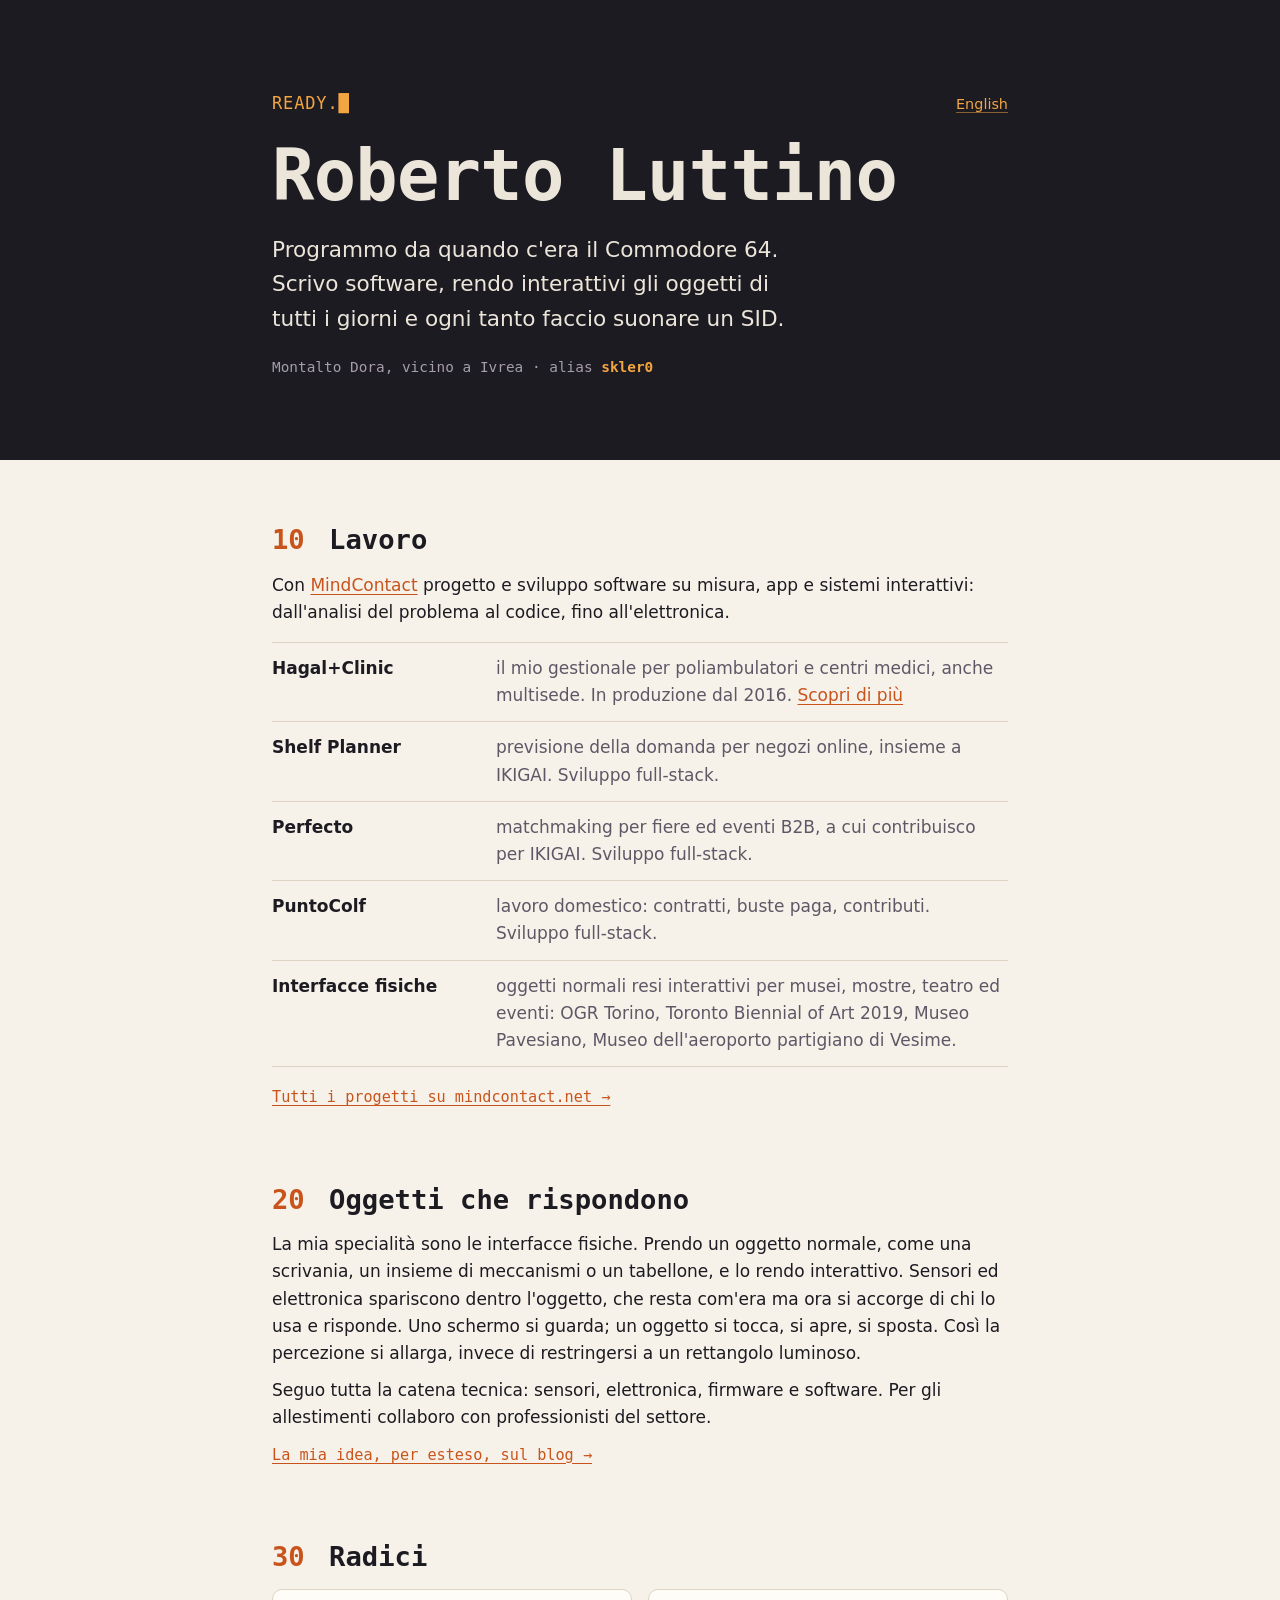
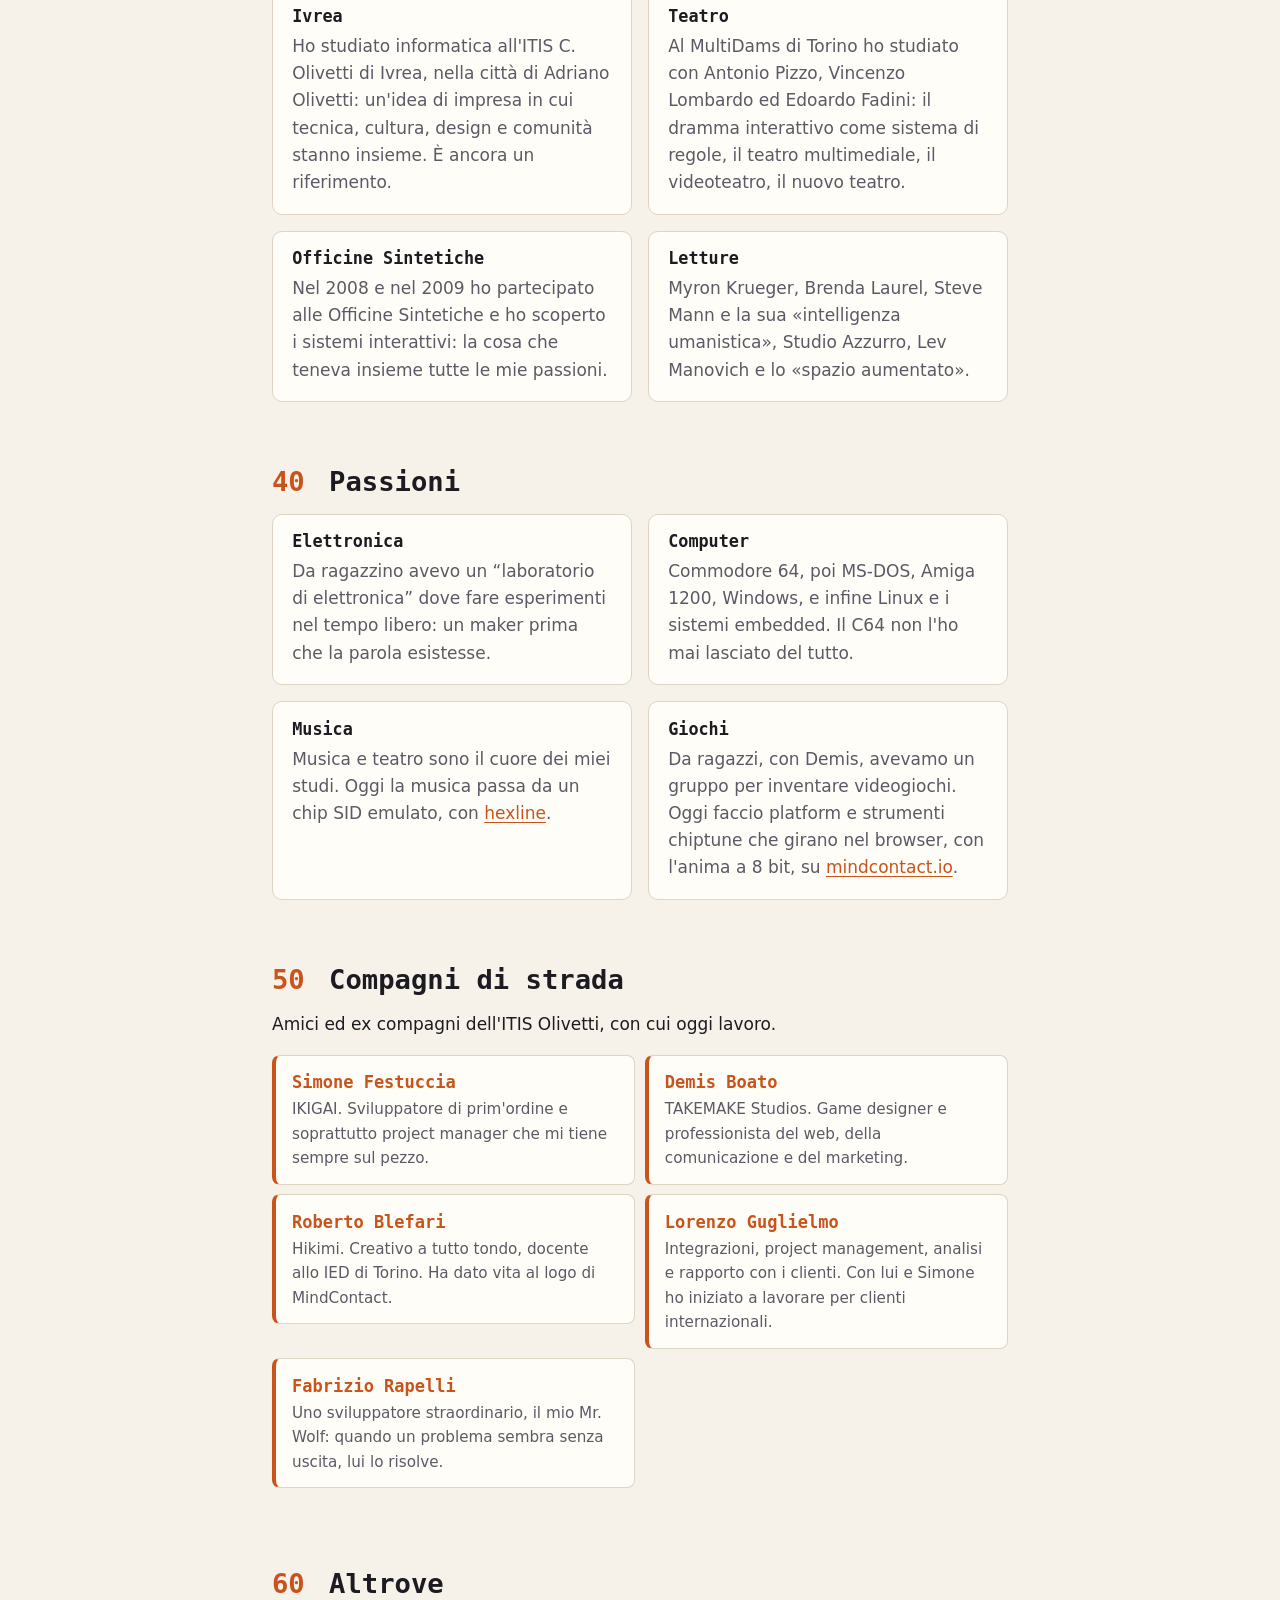
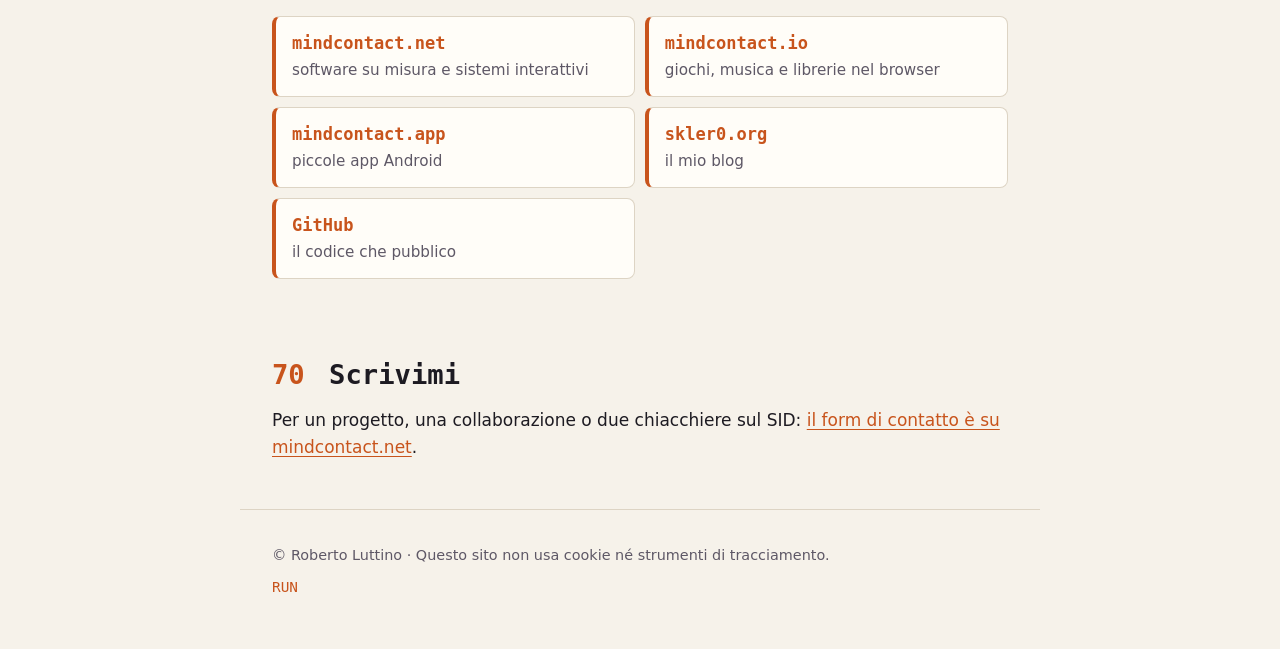
<file: docs/index.html>
<!doctype html>
<html lang="it">
<head>
<meta charset="utf-8">
<meta name="viewport" content="width=device-width, initial-scale=1">
<title>Roberto Luttino</title>
<meta name="description" content="Roberto Luttino: sviluppatore, maker di interfacce fisiche, appassionato di elettronica, musica e computer a 8 bit. Montalto Dora, vicino a Ivrea.">
<meta name="theme-color" content="#1d1b22">
<link rel="canonical" href="https://robertoluttino.it/">
<link rel="alternate" hreflang="it" href="https://robertoluttino.it/">
<link rel="alternate" hreflang="en" href="https://robertoluttino.it/en/">
<link rel="alternate" hreflang="x-default" href="https://robertoluttino.it/">
<meta property="og:title" content="Roberto Luttino">
<meta property="og:description" content="Sviluppatore, maker di interfacce fisiche, appassionato di elettronica, musica e computer a 8 bit.">
<meta property="og:url" content="https://robertoluttino.it/">
<link rel="icon" href="assets/favicon.svg" type="image/svg+xml">
<link rel="stylesheet" href="assets/site.css">
</head>
<body>
<header class="hero">
  <div class="hero-inner">
  <p class="prompt"><span aria-hidden="true">READY.<span class="cursor">█</span></span><a class="lang" href="en/" hreflang="en" lang="en">English</a></p>
  <h1>Roberto Luttino</h1>
  <p class="lede">Programmo da quando c'era il Commodore 64. Scrivo software, rendo interattivi gli oggetti di tutti i giorni e ogni tanto faccio suonare un SID.</p>
  <p class="where">Montalto Dora, vicino a Ivrea · alias <strong>skler0</strong></p>
  </div>
</header>

<main>
  <section id="lavoro">
    <h2><span aria-hidden="true">10</span> Lavoro</h2>
    <p>Con <a href="https://www.mindcontact.net/" target="_blank" rel="noopener">MindContact</a> progetto e sviluppo software su misura, app e sistemi interattivi: dall'analisi del problema al codice, fino all'elettronica.</p>
    <ul class="list">
      <li><strong>Hagal+Clinic</strong> <span>il mio gestionale per poliambulatori e centri medici, anche multisede. In produzione dal 2016. <a href="https://www.mindcontact.net/hagalclinic/" target="_blank" rel="noopener">Scopri di più</a></span></li>
      <li><strong>Shelf Planner</strong> <span>previsione della domanda per negozi online, insieme a IKIGAI. Sviluppo full-stack.</span></li>
      <li><strong>Perfecto</strong> <span>matchmaking per fiere ed eventi B2B, a cui contribuisco per IKIGAI. Sviluppo full-stack.</span></li>
      <li><strong>PuntoColf</strong> <span>lavoro domestico: contratti, buste paga, contributi. Sviluppo full-stack.</span></li>
      <li><strong>Interfacce fisiche</strong> <span>oggetti normali resi interattivi per musei, mostre, teatro ed eventi: OGR Torino, Toronto Biennial of Art 2019, Museo Pavesiano, Museo dell'aeroporto partigiano di Vesime.</span></li>
    </ul>
    <p><a class="more" href="https://www.mindcontact.net/#progetti" target="_blank" rel="noopener">Tutti i progetti su mindcontact.net →</a></p>
  </section>

  <section id="oggetti">
    <h2><span aria-hidden="true">20</span> Oggetti che rispondono</h2>
    <p>La mia specialità sono le interfacce fisiche. Prendo un oggetto normale, come una scrivania, un insieme di meccanismi o un tabellone, e lo rendo interattivo. Sensori ed elettronica spariscono dentro l'oggetto, che resta com'era ma ora si accorge di chi lo usa e risponde. Uno schermo si guarda; un oggetto si tocca, si apre, si sposta. Così la percezione si allarga, invece di restringersi a un rettangolo luminoso.</p>
    <p>Seguo tutta la catena tecnica: sensori, elettronica, firmware e software. Per gli allestimenti collaboro con professionisti del settore.</p>
    <p><a class="more" href="https://skler0.org/posts/interfacce-fisiche/" target="_blank" rel="noopener">La mia idea, per esteso, sul blog →</a></p>
  </section>

  <section id="radici">
    <h2><span aria-hidden="true">30</span> Radici</h2>
    <div class="grid">
      <article>
        <h3>Ivrea</h3>
        <p>Ho studiato informatica all'ITIS C. Olivetti di Ivrea, nella città di Adriano Olivetti: un'idea di impresa in cui tecnica, cultura, design e comunità stanno insieme. È ancora un riferimento.</p>
      </article>
      <article>
        <h3>Teatro</h3>
        <p>Al MultiDams di Torino ho studiato con Antonio Pizzo, Vincenzo Lombardo ed Edoardo Fadini: il dramma interattivo come sistema di regole, il teatro multimediale, il videoteatro, il nuovo teatro.</p>
      </article>
      <article>
        <h3>Officine Sintetiche</h3>
        <p>Nel 2008 e nel 2009 ho partecipato alle Officine Sintetiche e ho scoperto i sistemi interattivi: la cosa che teneva insieme tutte le mie passioni.</p>
      </article>
      <article>
        <h3>Letture</h3>
        <p>Myron Krueger, Brenda Laurel, Steve Mann e la sua «intelligenza umanistica», Studio Azzurro, Lev Manovich e lo «spazio aumentato».</p>
      </article>
    </div>
  </section>

  <section id="passioni">
    <h2><span aria-hidden="true">40</span> Passioni</h2>
    <div class="grid">
      <article>
        <h3>Elettronica</h3>
        <p>Da ragazzino avevo un “laboratorio di elettronica” dove fare esperimenti nel tempo libero: un maker prima che la parola esistesse.</p>
      </article>
      <article>
        <h3>Computer</h3>
        <p>Commodore 64, poi MS-DOS, Amiga 1200, Windows, e infine Linux e i sistemi embedded. Il C64 non l'ho mai lasciato del tutto.</p>
      </article>
      <article>
        <h3>Musica</h3>
        <p>Musica e teatro sono il cuore dei miei studi. Oggi la musica passa da un chip SID emulato, con <a href="https://mindcontact.io/" target="_blank" rel="noopener">hexline</a>.</p>
      </article>
      <article>
        <h3>Giochi</h3>
        <p>Da ragazzi, con Demis, avevamo un gruppo per inventare videogiochi. Oggi faccio platform e strumenti chiptune che girano nel browser, con l'anima a 8 bit, su <a href="https://mindcontact.io/" target="_blank" rel="noopener">mindcontact.io</a>.</p>
      </article>
    </div>
  </section>

  <section id="amici">
    <h2><span aria-hidden="true">50</span> Compagni di strada</h2>
    <p>Amici ed ex compagni dell'ITIS Olivetti, con cui oggi lavoro.</p>
    <ul class="links">
      <li><a href="https://www.ikigai-soluzioni.it/" target="_blank" rel="noopener"><strong>Simone Festuccia</strong><span>IKIGAI. Sviluppatore di prim'ordine e soprattutto project manager che mi tiene sempre sul pezzo.</span></a></li>
      <li><a href="https://takemakestudios.com/" target="_blank" rel="noopener"><strong>Demis Boato</strong><span>TAKEMAKE Studios. Game designer e professionista del web, della comunicazione e del marketing.</span></a></li>
      <li><a href="https://hikimi.it/" target="_blank" rel="noopener"><strong>Roberto Blefari</strong><span>Hikimi. Creativo a tutto tondo, docente allo IED di Torino. Ha dato vita al logo di MindContact.</span></a></li>
      <li><a href="https://www.linkedin.com/in/lorenzoguglielmo/" target="_blank" rel="noopener"><strong>Lorenzo Guglielmo</strong><span>Integrazioni, project management, analisi e rapporto con i clienti. Con lui e Simone ho iniziato a lavorare per clienti internazionali.</span></a></li>
      <li><a href="https://www.rapelli.net/" target="_blank" rel="noopener"><strong>Fabrizio Rapelli</strong><span>Uno sviluppatore straordinario, il mio Mr. Wolf: quando un problema sembra senza uscita, lui lo risolve.</span></a></li>
    </ul>
  </section>

  <section id="altrove">
    <h2><span aria-hidden="true">60</span> Altrove</h2>
    <ul class="links">
      <li><a href="https://www.mindcontact.net/" target="_blank" rel="noopener"><strong>mindcontact.net</strong><span>software su misura e sistemi interattivi</span></a></li>
      <li><a href="https://mindcontact.io/" target="_blank" rel="noopener"><strong>mindcontact.io</strong><span>giochi, musica e librerie nel browser</span></a></li>
      <li><a href="https://mindcontact.app/" target="_blank" rel="noopener"><strong>mindcontact.app</strong><span>piccole app Android</span></a></li>
      <li><a href="https://skler0.org/" target="_blank" rel="noopener"><strong>skler0.org</strong><span>il mio blog</span></a></li>
      <li><a href="https://github.com/MindContact" target="_blank" rel="noopener"><strong>GitHub</strong><span>il codice che pubblico</span></a></li>
    </ul>
  </section>

  <section id="scrivimi">
    <h2><span aria-hidden="true">70</span> Scrivimi</h2>
    <p>Per un progetto, una collaborazione o due chiacchiere sul SID: <a href="https://www.mindcontact.net/#contatti" target="_blank" rel="noopener">il form di contatto è su mindcontact.net</a>.</p>
  </section>
</main>

<footer>
  <p>© Roberto Luttino · Questo sito non usa cookie né strumenti di tracciamento.</p>
  <p aria-hidden="true">RUN</p>
</footer>
</body>
</html>
</file>
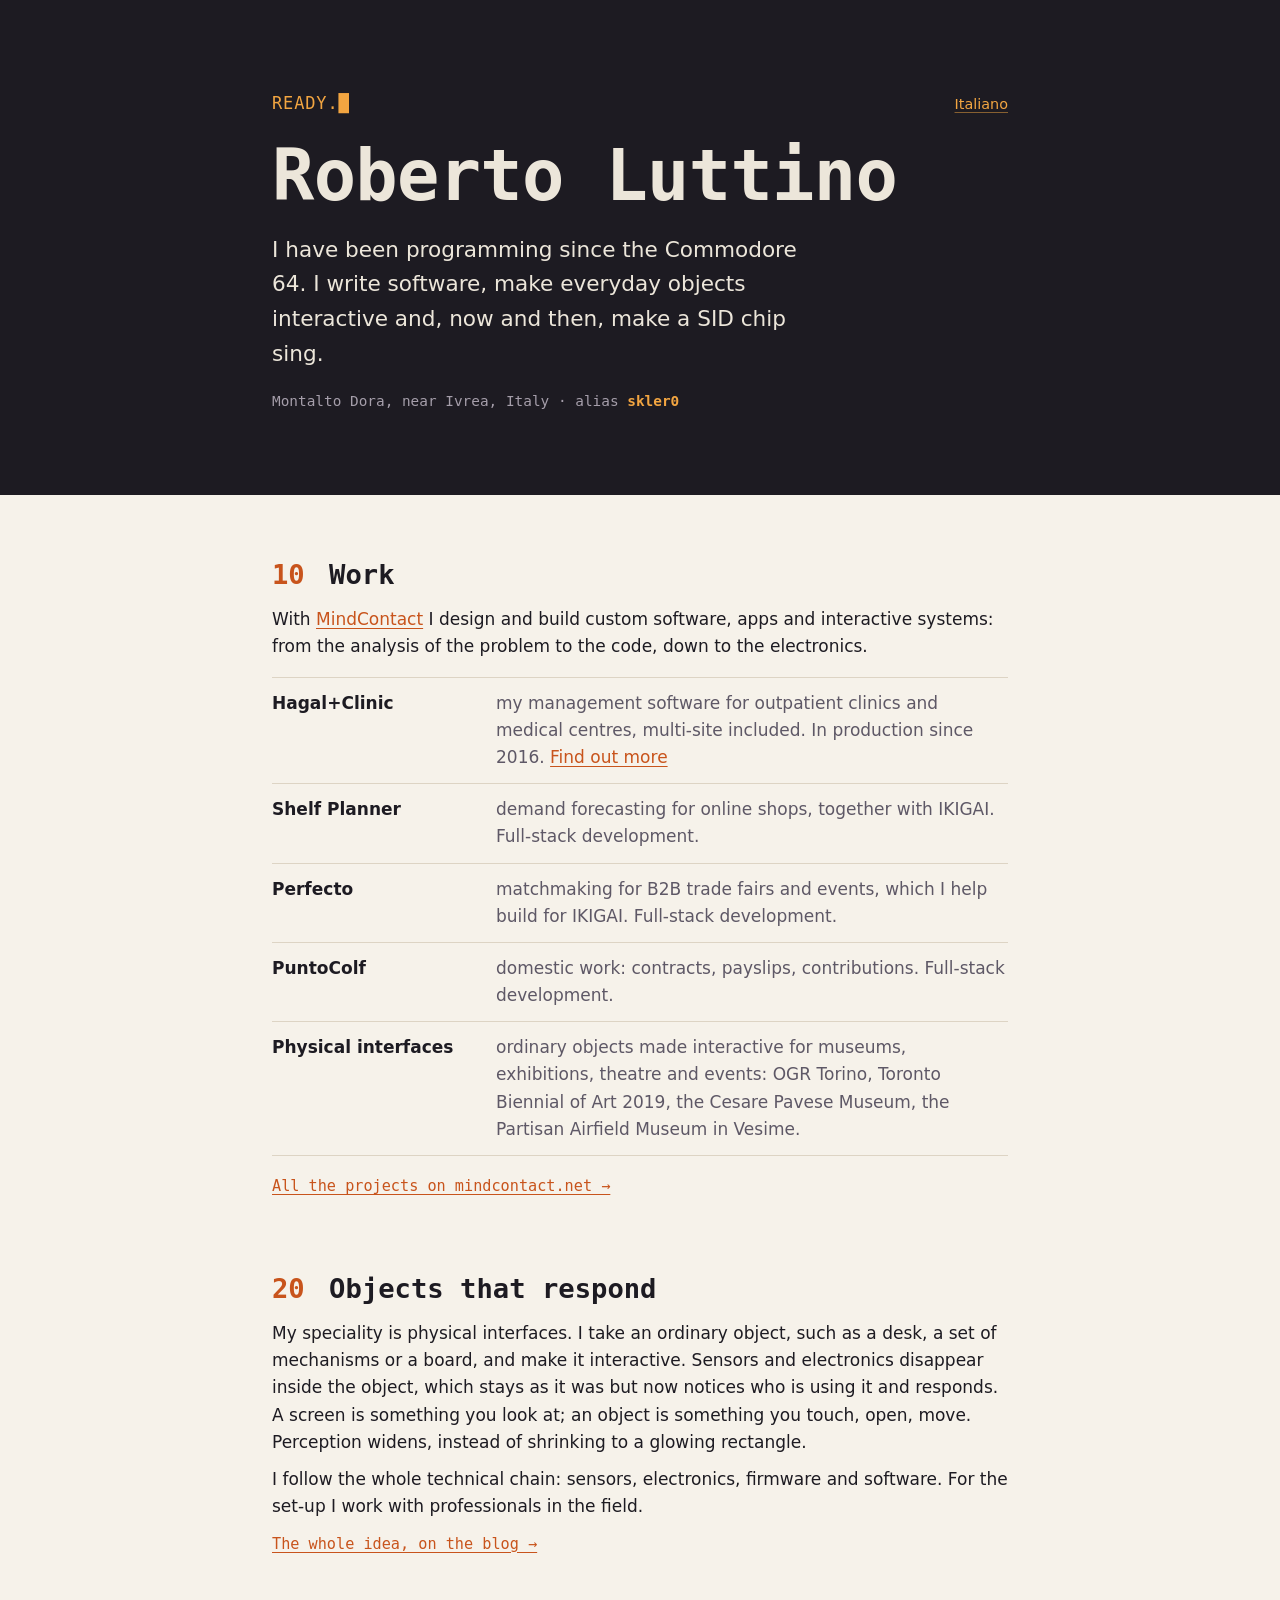
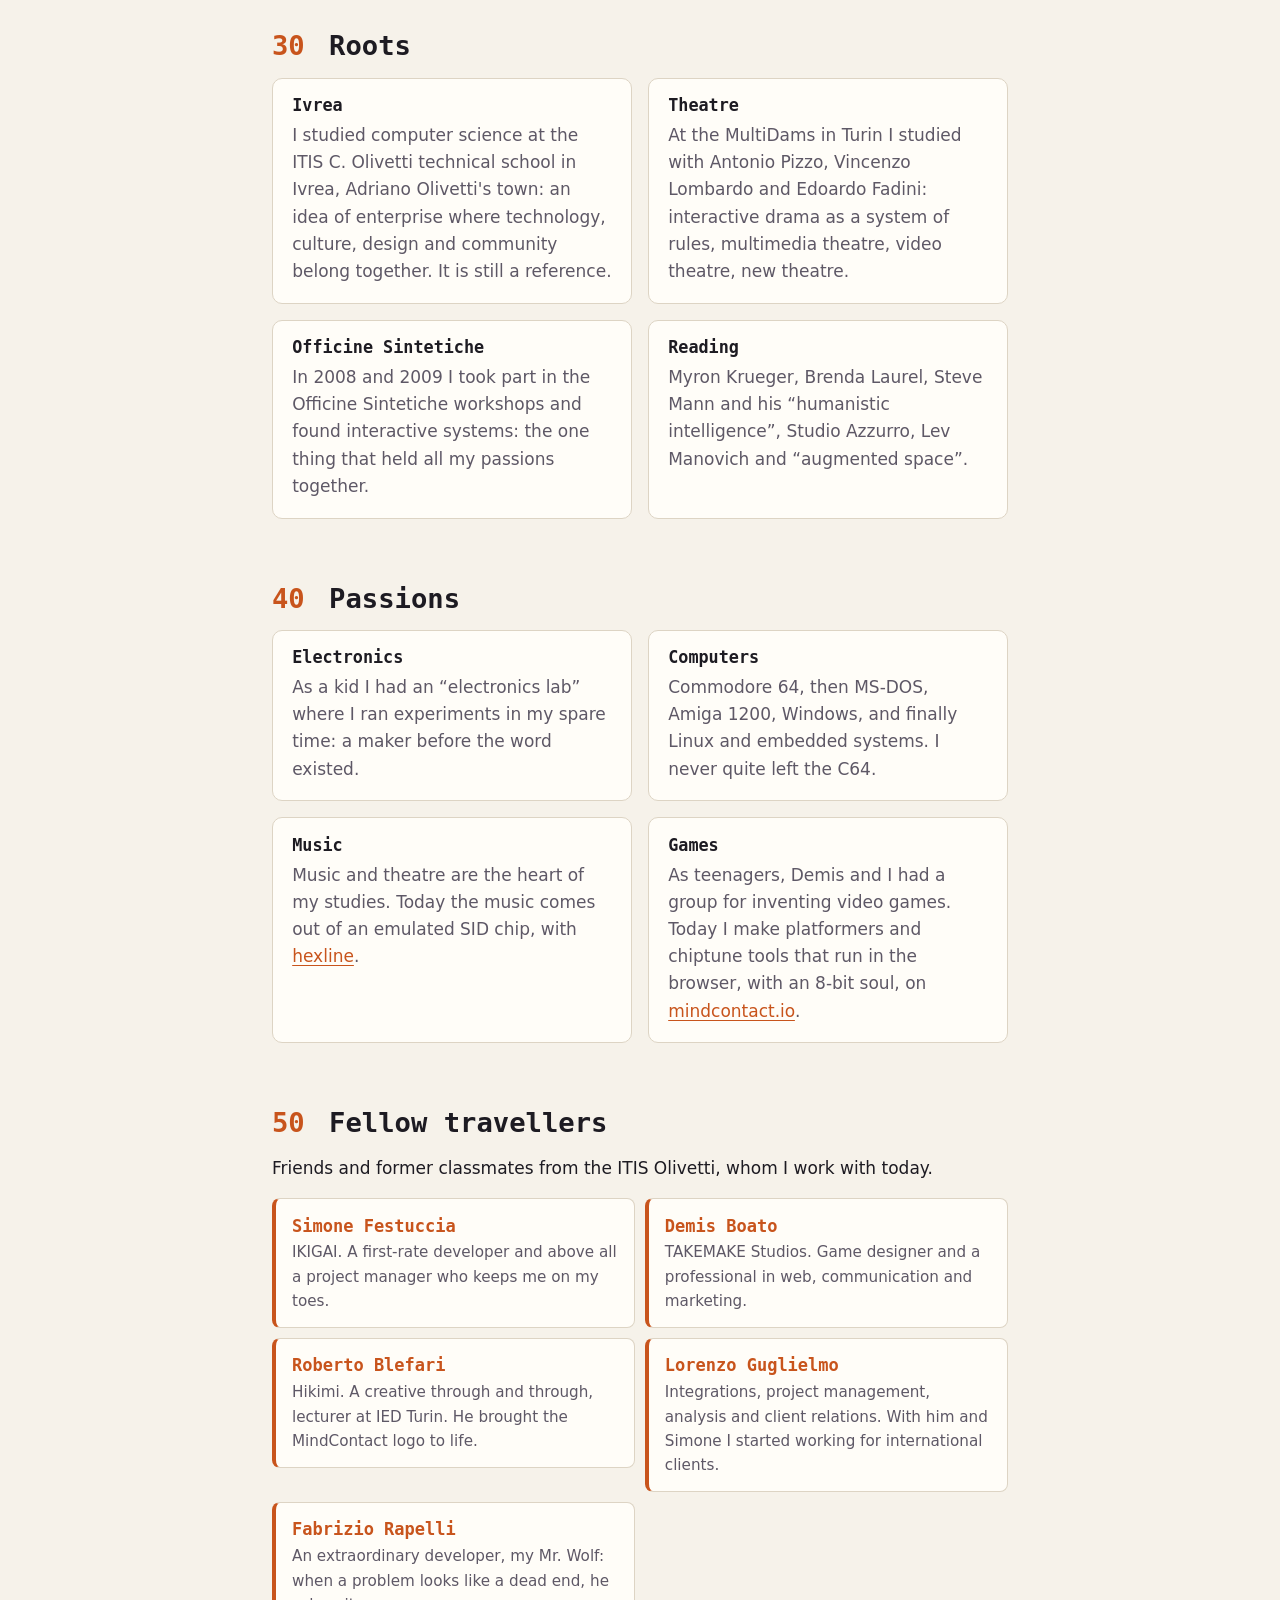
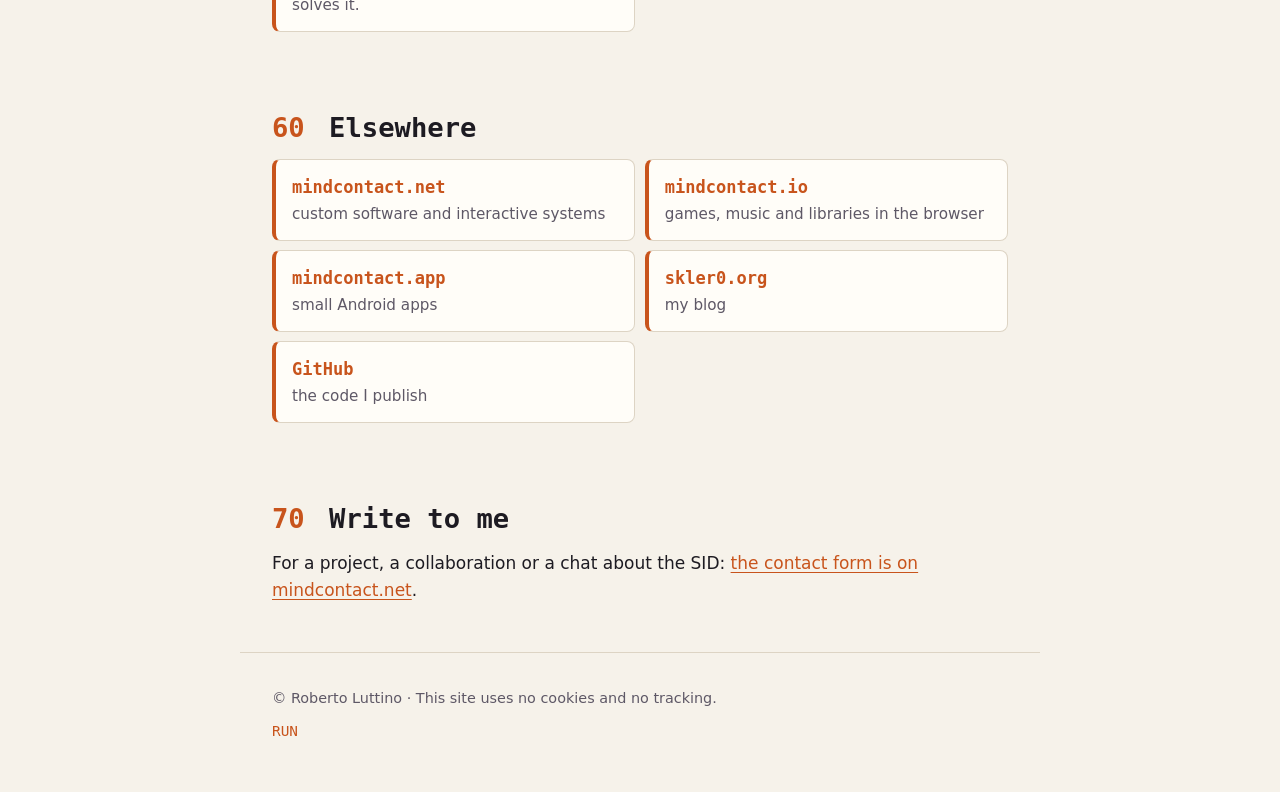
<file: docs/en/index.html>
<!doctype html>
<html lang="en">
<head>
<meta charset="utf-8">
<meta name="viewport" content="width=device-width, initial-scale=1">
<title>Roberto Luttino</title>
<meta name="description" content="Roberto Luttino: software developer, maker of physical interfaces, into electronics, music and 8-bit computers. Montalto Dora, near Ivrea, Italy.">
<meta name="theme-color" content="#1d1b22">
<link rel="canonical" href="https://robertoluttino.it/en/">
<link rel="alternate" hreflang="it" href="https://robertoluttino.it/">
<link rel="alternate" hreflang="en" href="https://robertoluttino.it/en/">
<link rel="alternate" hreflang="x-default" href="https://robertoluttino.it/">
<meta property="og:title" content="Roberto Luttino">
<meta property="og:description" content="Software developer, maker of physical interfaces, into electronics, music and 8-bit computers.">
<meta property="og:url" content="https://robertoluttino.it/en/">
<link rel="icon" href="../assets/favicon.svg" type="image/svg+xml">
<link rel="stylesheet" href="../assets/site.css">
</head>
<body>
<header class="hero">
  <div class="hero-inner">
  <p class="prompt"><span aria-hidden="true">READY.<span class="cursor">█</span></span><a class="lang" href="../" hreflang="it" lang="it">Italiano</a></p>
  <h1>Roberto Luttino</h1>
  <p class="lede">I have been programming since the Commodore 64. I write software, make everyday objects interactive and, now and then, make a SID chip sing.</p>
  <p class="where">Montalto Dora, near Ivrea, Italy · alias <strong>skler0</strong></p>
  </div>
</header>

<main>
  <section id="lavoro">
    <h2><span aria-hidden="true">10</span> Work</h2>
    <p>With <a href="https://www.mindcontact.net/en/" target="_blank" rel="noopener">MindContact</a> I design and build custom software, apps and interactive systems: from the analysis of the problem to the code, down to the electronics.</p>
    <ul class="list">
      <li><strong>Hagal+Clinic</strong> <span>my management software for outpatient clinics and medical centres, multi-site included. In production since 2016. <a href="https://www.mindcontact.net/en/hagalclinic/" target="_blank" rel="noopener">Find out more</a></span></li>
      <li><strong>Shelf Planner</strong> <span>demand forecasting for online shops, together with IKIGAI. Full-stack development.</span></li>
      <li><strong>Perfecto</strong> <span>matchmaking for B2B trade fairs and events, which I help build for IKIGAI. Full-stack development.</span></li>
      <li><strong>PuntoColf</strong> <span>domestic work: contracts, payslips, contributions. Full-stack development.</span></li>
      <li><strong>Physical interfaces</strong> <span>ordinary objects made interactive for museums, exhibitions, theatre and events: OGR Torino, Toronto Biennial of Art 2019, the Cesare Pavese Museum, the Partisan Airfield Museum in Vesime.</span></li>
    </ul>
    <p><a class="more" href="https://www.mindcontact.net/en/#progetti" target="_blank" rel="noopener">All the projects on mindcontact.net →</a></p>
  </section>

  <section id="oggetti">
    <h2><span aria-hidden="true">20</span> Objects that respond</h2>
    <p>My speciality is physical interfaces. I take an ordinary object, such as a desk, a set of mechanisms or a board, and make it interactive. Sensors and electronics disappear inside the object, which stays as it was but now notices who is using it and responds. A screen is something you look at; an object is something you touch, open, move. Perception widens, instead of shrinking to a glowing rectangle.</p>
    <p>I follow the whole technical chain: sensors, electronics, firmware and software. For the set-up I work with professionals in the field.</p>
    <p><a class="more" href="https://skler0.org/en/posts/interfacce-fisiche/" target="_blank" rel="noopener">The whole idea, on the blog →</a></p>
  </section>

  <section id="radici">
    <h2><span aria-hidden="true">30</span> Roots</h2>
    <div class="grid">
      <article>
        <h3>Ivrea</h3>
        <p>I studied computer science at the ITIS C. Olivetti technical school in Ivrea, Adriano Olivetti's town: an idea of enterprise where technology, culture, design and community belong together. It is still a reference.</p>
      </article>
      <article>
        <h3>Theatre</h3>
        <p>At the MultiDams in Turin I studied with Antonio Pizzo, Vincenzo Lombardo and Edoardo Fadini: interactive drama as a system of rules, multimedia theatre, video theatre, new theatre.</p>
      </article>
      <article>
        <h3>Officine Sintetiche</h3>
        <p>In 2008 and 2009 I took part in the Officine Sintetiche workshops and found interactive systems: the one thing that held all my passions together.</p>
      </article>
      <article>
        <h3>Reading</h3>
        <p>Myron Krueger, Brenda Laurel, Steve Mann and his “humanistic intelligence”, Studio Azzurro, Lev Manovich and “augmented space”.</p>
      </article>
    </div>
  </section>

  <section id="passioni">
    <h2><span aria-hidden="true">40</span> Passions</h2>
    <div class="grid">
      <article>
        <h3>Electronics</h3>
        <p>As a kid I had an “electronics lab” where I ran experiments in my spare time: a maker before the word existed.</p>
      </article>
      <article>
        <h3>Computers</h3>
        <p>Commodore 64, then MS-DOS, Amiga 1200, Windows, and finally Linux and embedded systems. I never quite left the C64.</p>
      </article>
      <article>
        <h3>Music</h3>
        <p>Music and theatre are the heart of my studies. Today the music comes out of an emulated SID chip, with <a href="https://mindcontact.io/en/" target="_blank" rel="noopener">hexline</a>.</p>
      </article>
      <article>
        <h3>Games</h3>
        <p>As teenagers, Demis and I had a group for inventing video games. Today I make platformers and chiptune tools that run in the browser, with an 8-bit soul, on <a href="https://mindcontact.io/en/" target="_blank" rel="noopener">mindcontact.io</a>.</p>
      </article>
    </div>
  </section>

  <section id="amici">
    <h2><span aria-hidden="true">50</span> Fellow travellers</h2>
    <p>Friends and former classmates from the ITIS Olivetti, whom I work with today.</p>
    <ul class="links">
      <li><a href="https://www.ikigai-soluzioni.it/" target="_blank" rel="noopener"><strong>Simone Festuccia</strong><span>IKIGAI. A first-rate developer and above all a project manager who keeps me on my toes.</span></a></li>
      <li><a href="https://takemakestudios.com/" target="_blank" rel="noopener"><strong>Demis Boato</strong><span>TAKEMAKE Studios. Game designer and a professional in web, communication and marketing.</span></a></li>
      <li><a href="https://hikimi.it/" target="_blank" rel="noopener"><strong>Roberto Blefari</strong><span>Hikimi. A creative through and through, lecturer at IED Turin. He brought the MindContact logo to life.</span></a></li>
      <li><a href="https://www.linkedin.com/in/lorenzoguglielmo/" target="_blank" rel="noopener"><strong>Lorenzo Guglielmo</strong><span>Integrations, project management, analysis and client relations. With him and Simone I started working for international clients.</span></a></li>
      <li><a href="https://www.rapelli.net/" target="_blank" rel="noopener"><strong>Fabrizio Rapelli</strong><span>An extraordinary developer, my Mr. Wolf: when a problem looks like a dead end, he solves it.</span></a></li>
    </ul>
  </section>

  <section id="altrove">
    <h2><span aria-hidden="true">60</span> Elsewhere</h2>
    <ul class="links">
      <li><a href="https://www.mindcontact.net/en/" target="_blank" rel="noopener"><strong>mindcontact.net</strong><span>custom software and interactive systems</span></a></li>
      <li><a href="https://mindcontact.io/en/" target="_blank" rel="noopener"><strong>mindcontact.io</strong><span>games, music and libraries in the browser</span></a></li>
      <li><a href="https://mindcontact.app/en/" target="_blank" rel="noopener"><strong>mindcontact.app</strong><span>small Android apps</span></a></li>
      <li><a href="https://skler0.org/en/" target="_blank" rel="noopener"><strong>skler0.org</strong><span>my blog</span></a></li>
      <li><a href="https://github.com/MindContact" target="_blank" rel="noopener"><strong>GitHub</strong><span>the code I publish</span></a></li>
    </ul>
  </section>

  <section id="scrivimi">
    <h2><span aria-hidden="true">70</span> Write to me</h2>
    <p>For a project, a collaboration or a chat about the SID: <a href="https://www.mindcontact.net/en/#contatti" target="_blank" rel="noopener">the contact form is on mindcontact.net</a>.</p>
  </section>
</main>

<footer>
  <p>© Roberto Luttino · This site uses no cookies and no tracking.</p>
  <p aria-hidden="true">RUN</p>
</footer>
</body>
</html>
</file>
<file: docs/assets/site.css>
/* robertoluttino.it — personal identity, deliberately not the MindContact brand.
   Warm paper and ink, amber accent, monospace headings as a nod to the C64.
   Mobile first: base rules are the phone layout, min-width queries scale up. */

:root {
  --paper: #f6f2ea;
  --ink: #1d1b22;
  --muted: #5e5866;
  --accent: #c8541c;      /* burnt orange: links, numbers */
  --amber: #f2a541;       /* the prompt and cursor */
  --rule: #ddd4c4;
  --card: #fffdf8;
  --mono: ui-monospace, "SFMono-Regular", "JetBrains Mono", "Cascadia Mono", "DejaVu Sans Mono", Menlo, monospace;
  --sans: system-ui, -apple-system, "Segoe UI", Roboto, "Noto Sans", sans-serif;
  --pad: 1.25rem;
  --width: 50rem;
}

@media (prefers-color-scheme: dark) {
  :root {
    --paper: #17151b;
    --ink: #ece6da;
    --muted: #a59eaa;
    --accent: #f08a4b;
    --rule: #2f2b35;
    --card: #1f1c24;
  }
}

* { box-sizing: border-box; }
html { -webkit-text-size-adjust: 100%; }
body { margin: 0; background: var(--paper); color: var(--ink); font: 400 1.0625rem/1.6 var(--sans); }
a { color: var(--accent); text-underline-offset: .18em; }
a:focus-visible { outline: 3px solid var(--amber); outline-offset: 2px; border-radius: 3px; }
h1, h2, h3 { font-family: var(--mono); line-height: 1.15; margin: 0; }

/* Hero: a C64-style screen */
.hero { background: #1d1b22; color: #ece6da; padding: 3rem 0 2.8rem; }
/* Same box as <main>, so the hero text lines up with the sections below. */
.hero-inner { max-width: var(--width); margin: 0 auto; padding: 0 var(--pad); }
.prompt { margin-bottom: 1.2rem; font-family: var(--mono); color: var(--amber); letter-spacing: .05em; }
.prompt { display: flex; justify-content: space-between; align-items: baseline; gap: 1rem; }
.lang { font-family: var(--sans); font-size: .9rem; letter-spacing: 0; color: var(--amber); text-decoration-color: rgba(242, 165, 65, .5); }
.lang:hover { text-decoration-color: var(--amber); }
.cursor { animation: blink 1.1s steps(1) infinite; }
@keyframes blink { 50% { opacity: 0; } }
.hero h1 { font-size: 2.3rem; letter-spacing: -.01em; }
.lede { margin-top: 1rem; font-size: 1.2rem; max-width: 34rem; }
.where { margin-top: 1.2rem; font-family: var(--mono); font-size: .9rem; color: #a59eaa; }
.where strong { color: var(--amber); font-weight: 600; }

main { max-width: var(--width); margin: 0 auto; padding: 0 var(--pad); }
section { padding: 2.8rem 0 0; }
h2 { font-size: 1.4rem; margin-bottom: 1rem; }
h2 span { color: var(--accent); margin-right: .5rem; }
h3 { font-size: 1.05rem; margin-bottom: .4rem; }
p { margin: .6rem 0; }

.list, .links { list-style: none; margin: 1rem 0; padding: 0; }
.list li { display: grid; gap: .1rem; padding: .75rem 0; border-top: 1px solid var(--rule); }
.list li:last-child { border-bottom: 1px solid var(--rule); }
.list span { color: var(--muted); }
.more { font-family: var(--mono); font-size: .95rem; }

.grid { display: grid; gap: 1rem; }
.grid article { padding: 1.1rem 1.2rem; background: var(--card); border: 1px solid var(--rule); border-radius: 10px; }
.grid p { margin: 0; color: var(--muted); }

.links { display: grid; gap: .6rem; }
.links a {
  display: grid;
  gap: .05rem;
  padding: .85rem 1rem;
  border: 1px solid var(--rule);
  border-left: 4px solid var(--accent);
  border-radius: 8px;
  background: var(--card);
  color: var(--ink);
  text-decoration: none;
}
.links a:hover { border-color: var(--accent); }
.links strong { font-family: var(--mono); color: var(--accent); }
.links span { color: var(--muted); font-size: .95rem; }

footer { max-width: var(--width); margin: 3rem auto 0; padding: 1.5rem var(--pad) 2.5rem; border-top: 1px solid var(--rule); color: var(--muted); font-size: .9rem; }
footer p:last-child { font-family: var(--mono); color: var(--accent); }

@media (min-width: 48rem) {
  :root { --pad: 2rem; }
  .hero { padding: 5rem 0 4.5rem; }
  .hero h1 { font-size: 3.6rem; }
  .lede { font-size: 1.35rem; }
  section { padding-top: 4rem; }
  h2 { font-size: 1.7rem; }
  .list li { grid-template-columns: 13rem 1fr; gap: 1rem; }
  .grid, .links { grid-template-columns: 1fr 1fr; }
}

@media (min-width: 64rem) {
  .hero h1 { font-size: 4.4rem; }
}

@media (prefers-reduced-motion: reduce) { .cursor { animation: none; } }
</file>
